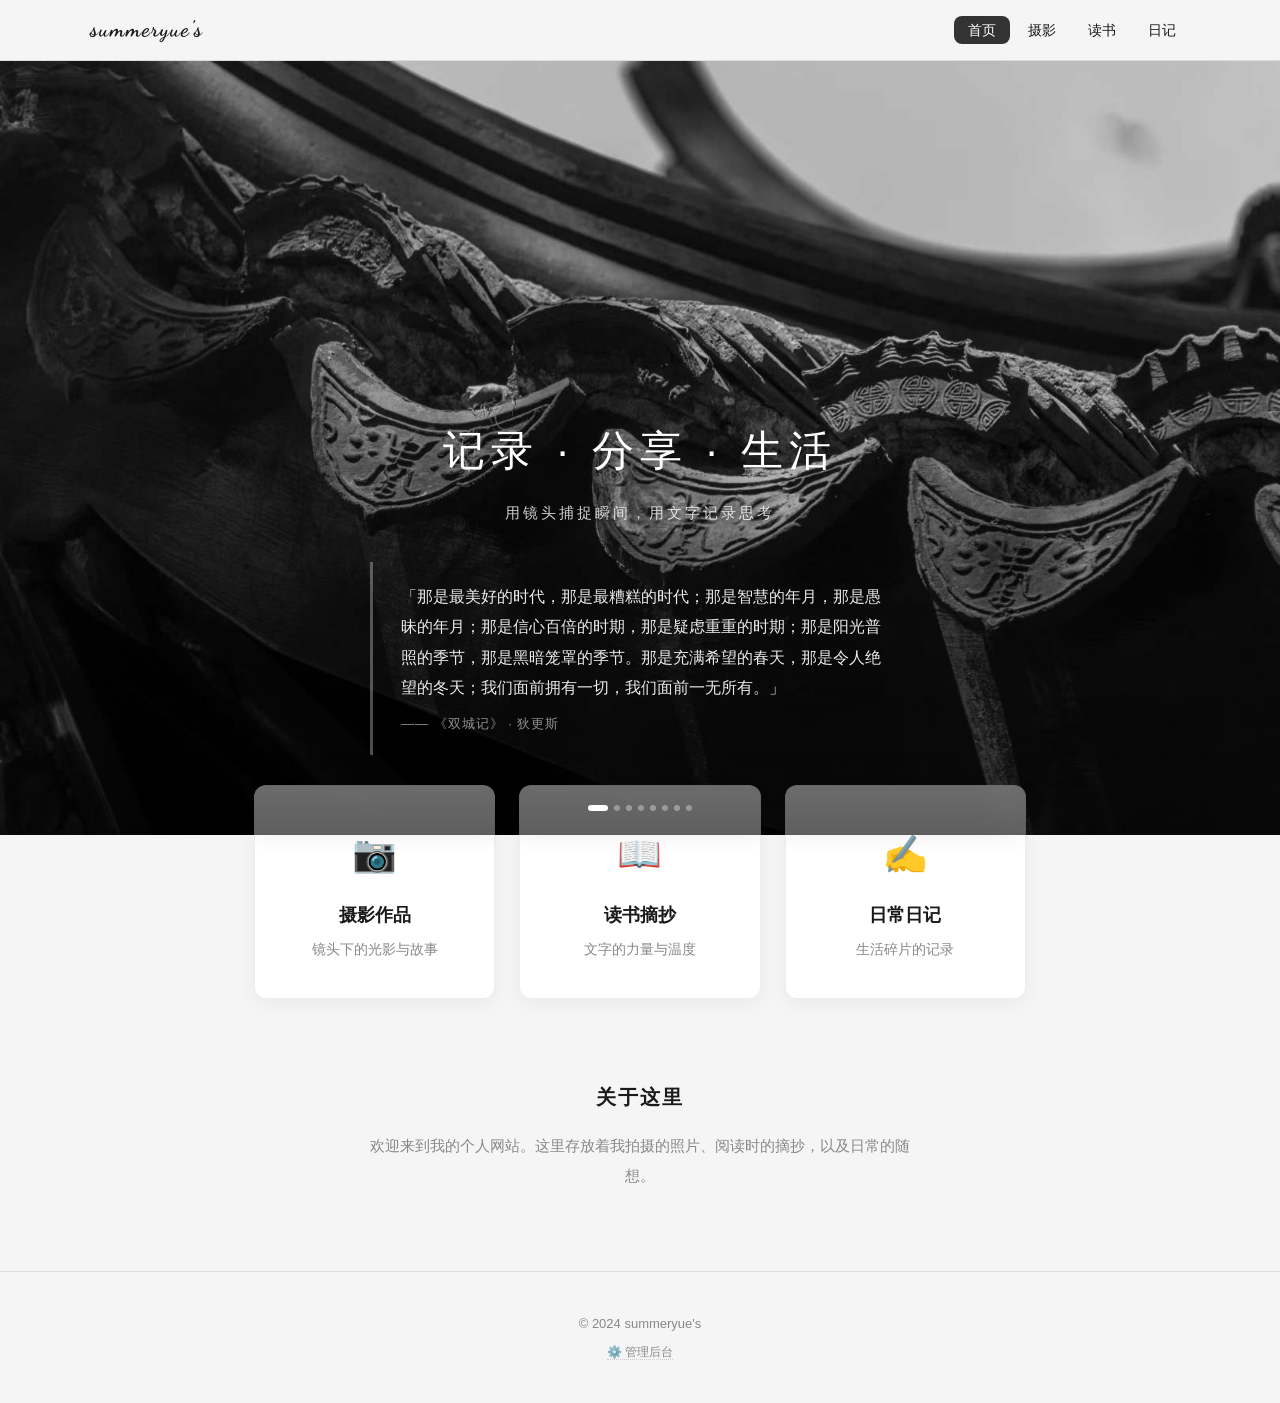
<file: index.html>
<!DOCTYPE html>
<html lang="zh-CN">
<head>
  <meta charset="UTF-8">
  <meta name="viewport" content="width=device-width, initial-scale=1.0">
  <title>首页 - 我的个人网站</title>
  <link rel="stylesheet" href="css/style.css">
  <!-- Netlify Identity Widget（用于管理后台登录） -->
  <script src="https://identity.netlify.com/v1/netlify-identity-widget.js"></script>
</head>
<body class="page-enter">

<nav>
  <div class="nav-inner">
    <div class="nav-logo">summeryue's</div>
    <ul class="nav-links">
      <li><a href="index.html">首页</a></li>
      <li><a href="gallery.html">摄影</a></li>
      <li><a href="books.html">读书</a></li>
      <li><a href="diary.html">日记</a></li>
    </ul>
  </div>
</nav>

<main>

  <!-- ==========================================
       照片轮播 Hero
       ========================================== -->
  <section class="hero-slideshow" id="heroSlideshow">
    <!-- 轮播图片容器 -->
    <div class="slideshow-inner" id="slideshowInner"></div>

    <!-- 渐变遮罩 -->
    <div class="slideshow-overlay"></div>

    <!-- 前景内容 -->
    <div class="slideshow-content">
      <h1>记录 · 分享 · 生活</h1>
      <p class="tagline">用镜头捕捉瞬间，用文字记录思考</p>

      <!-- 每日名言 -->
      <div class="daily-quote" id="dailyQuote" style="display:none;">
        <blockquote id="quoteText"></blockquote>
        <cite id="quoteSource"></cite>
      </div>
    </div>

    <!-- 轮播导航点 -->
    <div class="slideshow-nav" id="slideshowNav"></div>
  </section>

  <!-- ==========================================
       三个功能入口
       ========================================== -->
  <div class="home-cards">
    <a href="gallery.html" class="home-card reveal reveal-d1">
      <span class="icon">📷</span>
      <h3>摄影作品</h3>
      <p>镜头下的光影与故事</p>
    </a>
    <a href="books.html" class="home-card reveal reveal-d2">
      <span class="icon">📖</span>
      <h3>读书摘抄</h3>
      <p>文字的力量与温度</p>
    </a>
    <a href="diary.html" class="home-card reveal reveal-d3">
      <span class="icon">✍️</span>
      <h3>日常日记</h3>
      <p>生活碎片的记录</p>
    </a>
  </div>

  <!-- ==========================================
       关于
       ========================================== -->
  <section class="about-section reveal">
    <h2>关于这里</h2>
    <p>欢迎来到我的个人网站。这里存放着我拍摄的照片、阅读时的摘抄，以及日常的随想。</p>
  </section>

</main>

<footer>
  <p>&copy; 2024 summeryue's</p>
  <p style="margin-top:6px; font-size:12px;">
    <a href="/admin" target="_blank" style="color:#888; text-decoration:none; border-bottom:1px dotted #ccc;">⚙️ 管理后台</a>
  </p>
</footer>

<script src="js/app.js"></script>
<script>
// =============================================
// 首页动态：照片轮播 + 每日名言
// =============================================

// --- 图片路径处理（与 gallery.html 保持一致） ---
function imgPath(file) {
  if (!file) return '';
  if (file.startsWith('photos/') || file.startsWith('/photos/') || file.startsWith('http')) return file;
  return 'photos/' + file;
}

// --- 照片轮播 ---
(function () {
  var inner = document.getElementById('slideshowInner');
  var nav = document.getElementById('slideshowNav');
  var slides = [];
  var current = 0;
  var timer = null;

  function startSlideshow(photos) {
    // 打乱顺序，最多选 8 张
    var shuffled = photos.slice().sort(function () { return Math.random() - 0.5; });
    var selected = shuffled.slice(0, Math.min(8, shuffled.length));
    if (selected.length === 0) return;

    selected.forEach(function (photo, i) {
      var div = document.createElement('div');
      div.className = 'slide' + (i === 0 ? ' active' : '');
      div.innerHTML = '<img src="' + imgPath(photo.file) + '" alt="' + photo.title + '" onerror="this.parentElement.remove()">';
      inner.appendChild(div);
      slides.push(div);

      var dot = document.createElement('span');
      dot.className = 'dot' + (i === 0 ? ' active' : '');
      dot.addEventListener('click', function () { goTo(parseInt(this.dataset.index)); });
      dot.dataset.index = i;
      nav.appendChild(dot);
    });

    if (slides.length > 1) timer = setInterval(nextSlide, 5000);
  }

  function goTo(index) {
    if (index === current || index < 0 || index >= slides.length) return;
    slides[current].classList.remove('active');
    nav.children[current].classList.remove('active');
    current = index;
    slides[current].classList.add('active');
    nav.children[current].classList.add('active');
    clearInterval(timer);
    timer = setInterval(nextSlide, 5000);
  }

  function nextSlide() {
    goTo((current + 1) % slides.length);
  }

  fetch('data/photos.json')
    .then(function (r) { return r.json(); })
    .then(function (data) {
      var entries = data.entries || [];
      if (entries.length > 0) startSlideshow(entries);
    })
    .catch(function () {});
})();

// --- 每日名言 ---
(function () {
  var quoteText = document.getElementById('quoteText');
  var quoteSource = document.getElementById('quoteSource');
  var quoteBox = document.getElementById('dailyQuote');

  fetch('data/books.json')
    .then(function (r) { return r.json(); })
    .then(function (data) {
      var entries = data.entries || [];
      if (entries.length === 0) return;

      // 用当天日期做哈希，每天看到同一句
      var dateStr = new Date().toDateString();
      var hash = 0;
      for (var i = 0; i < dateStr.length; i++) {
        hash = ((hash << 5) - hash) + dateStr.charCodeAt(i);
        hash |= 0;
      }
      var book = entries[Math.abs(hash) % entries.length];
      var firstLine = book.notes.split('\n')[0];

      quoteText.textContent = '「' + firstLine + '」';
      quoteSource.textContent = '—— 《' + book.title + '》' + (book.author ? ' · ' + book.author : '');
      quoteBox.style.display = 'block';
    })
    .catch(function () {});
})();
</script>

</body>
</html>
</file>
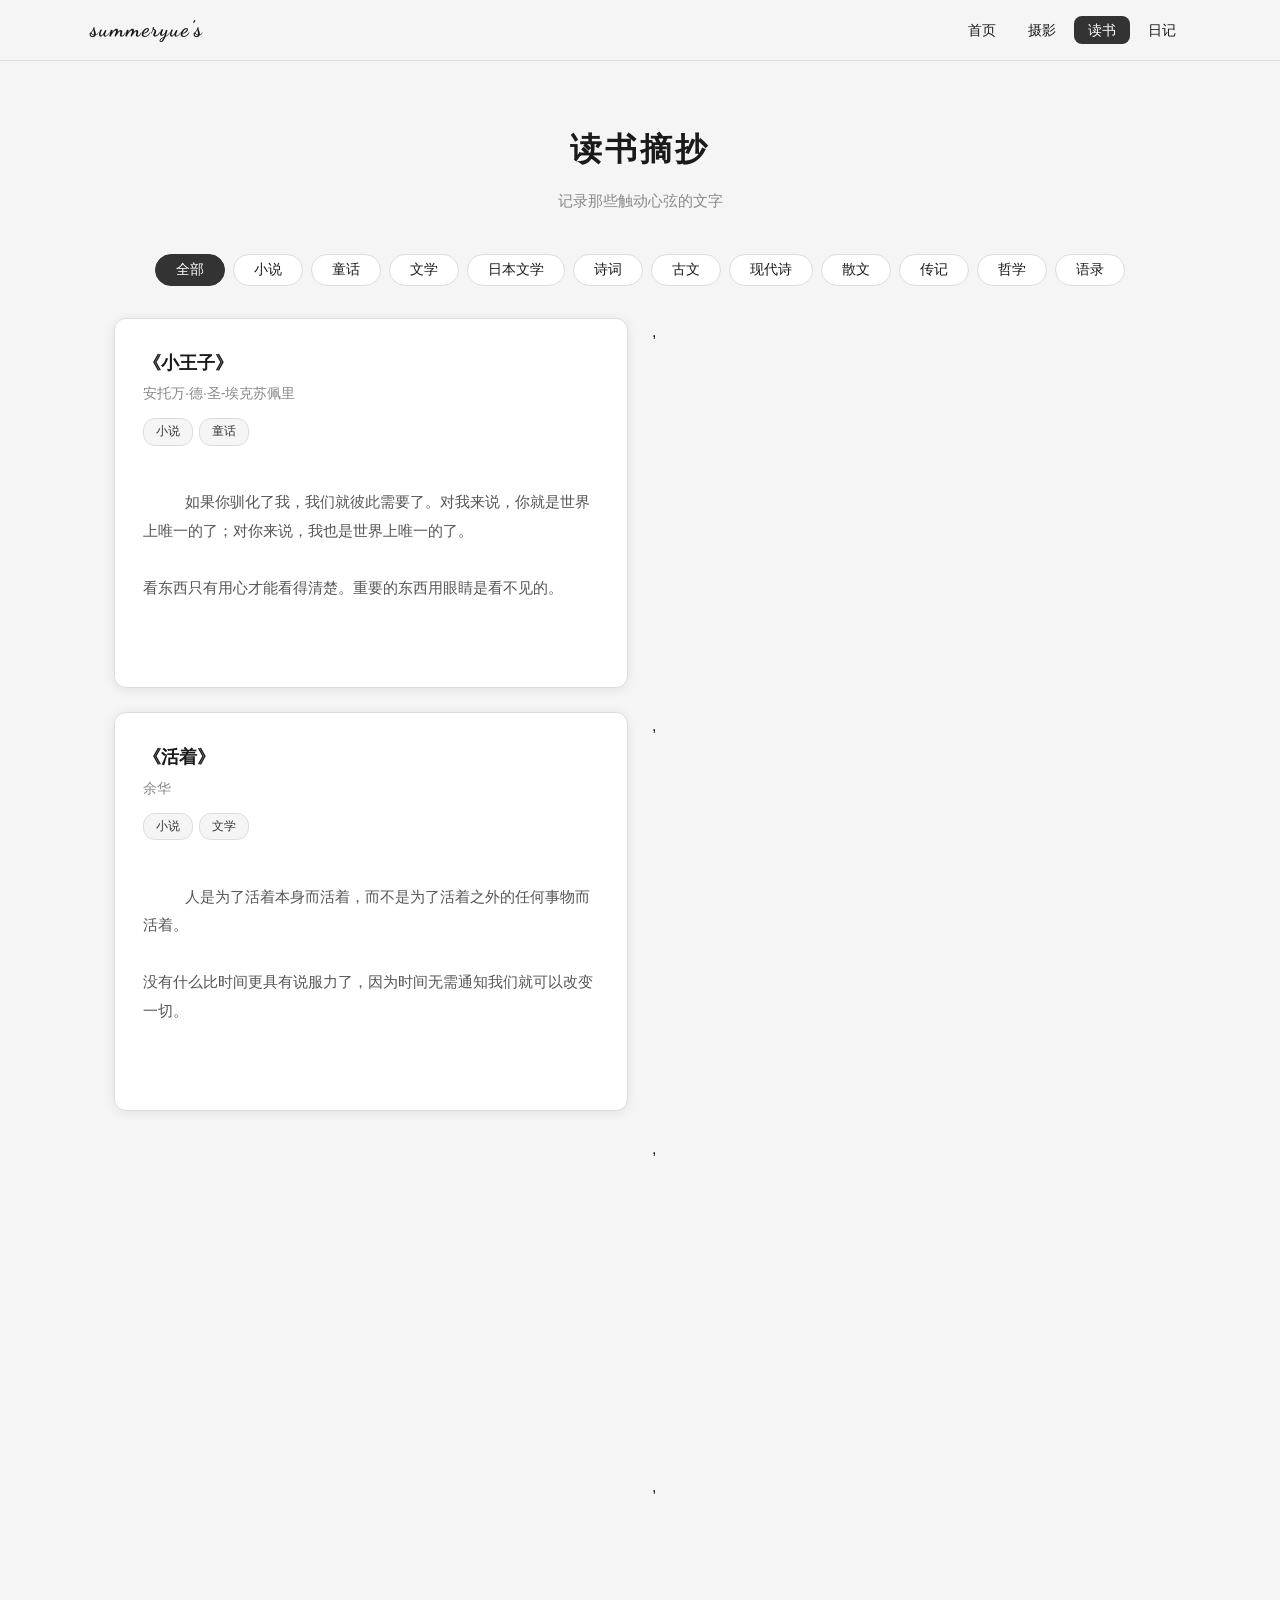
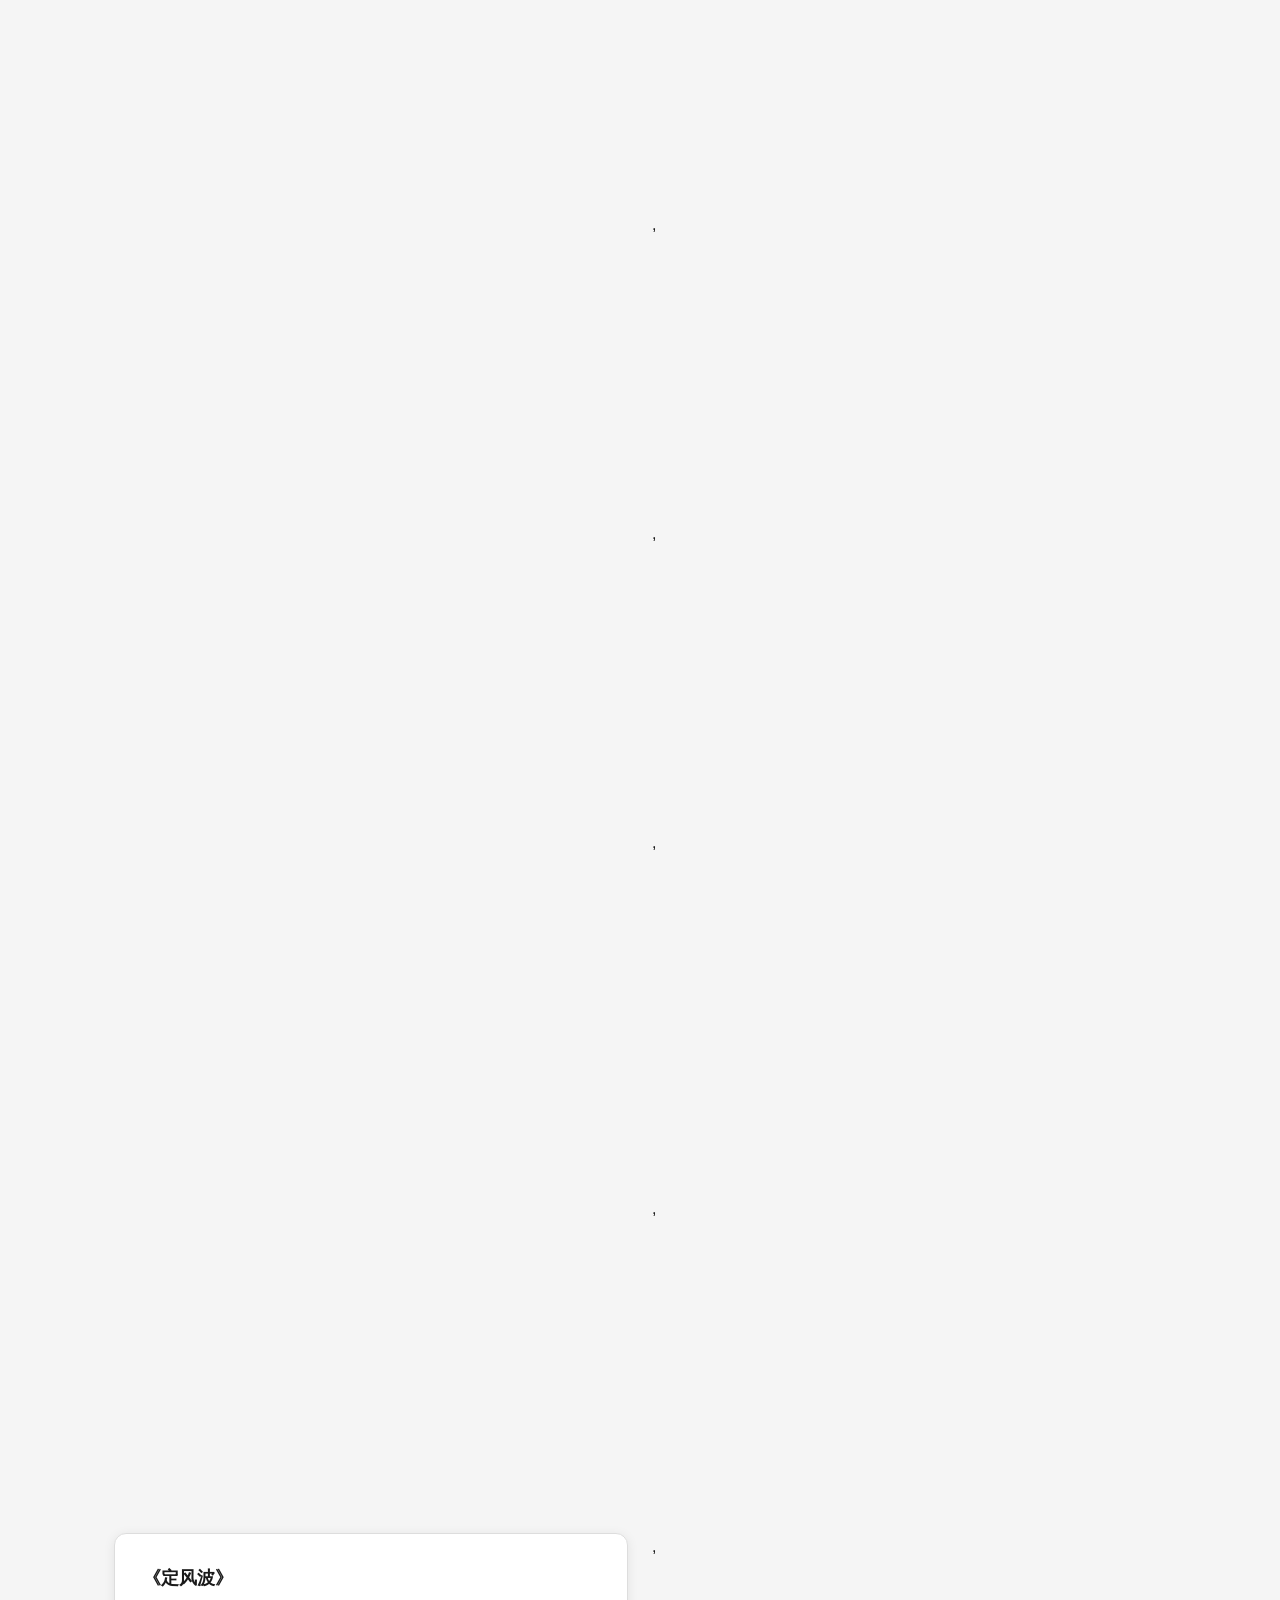
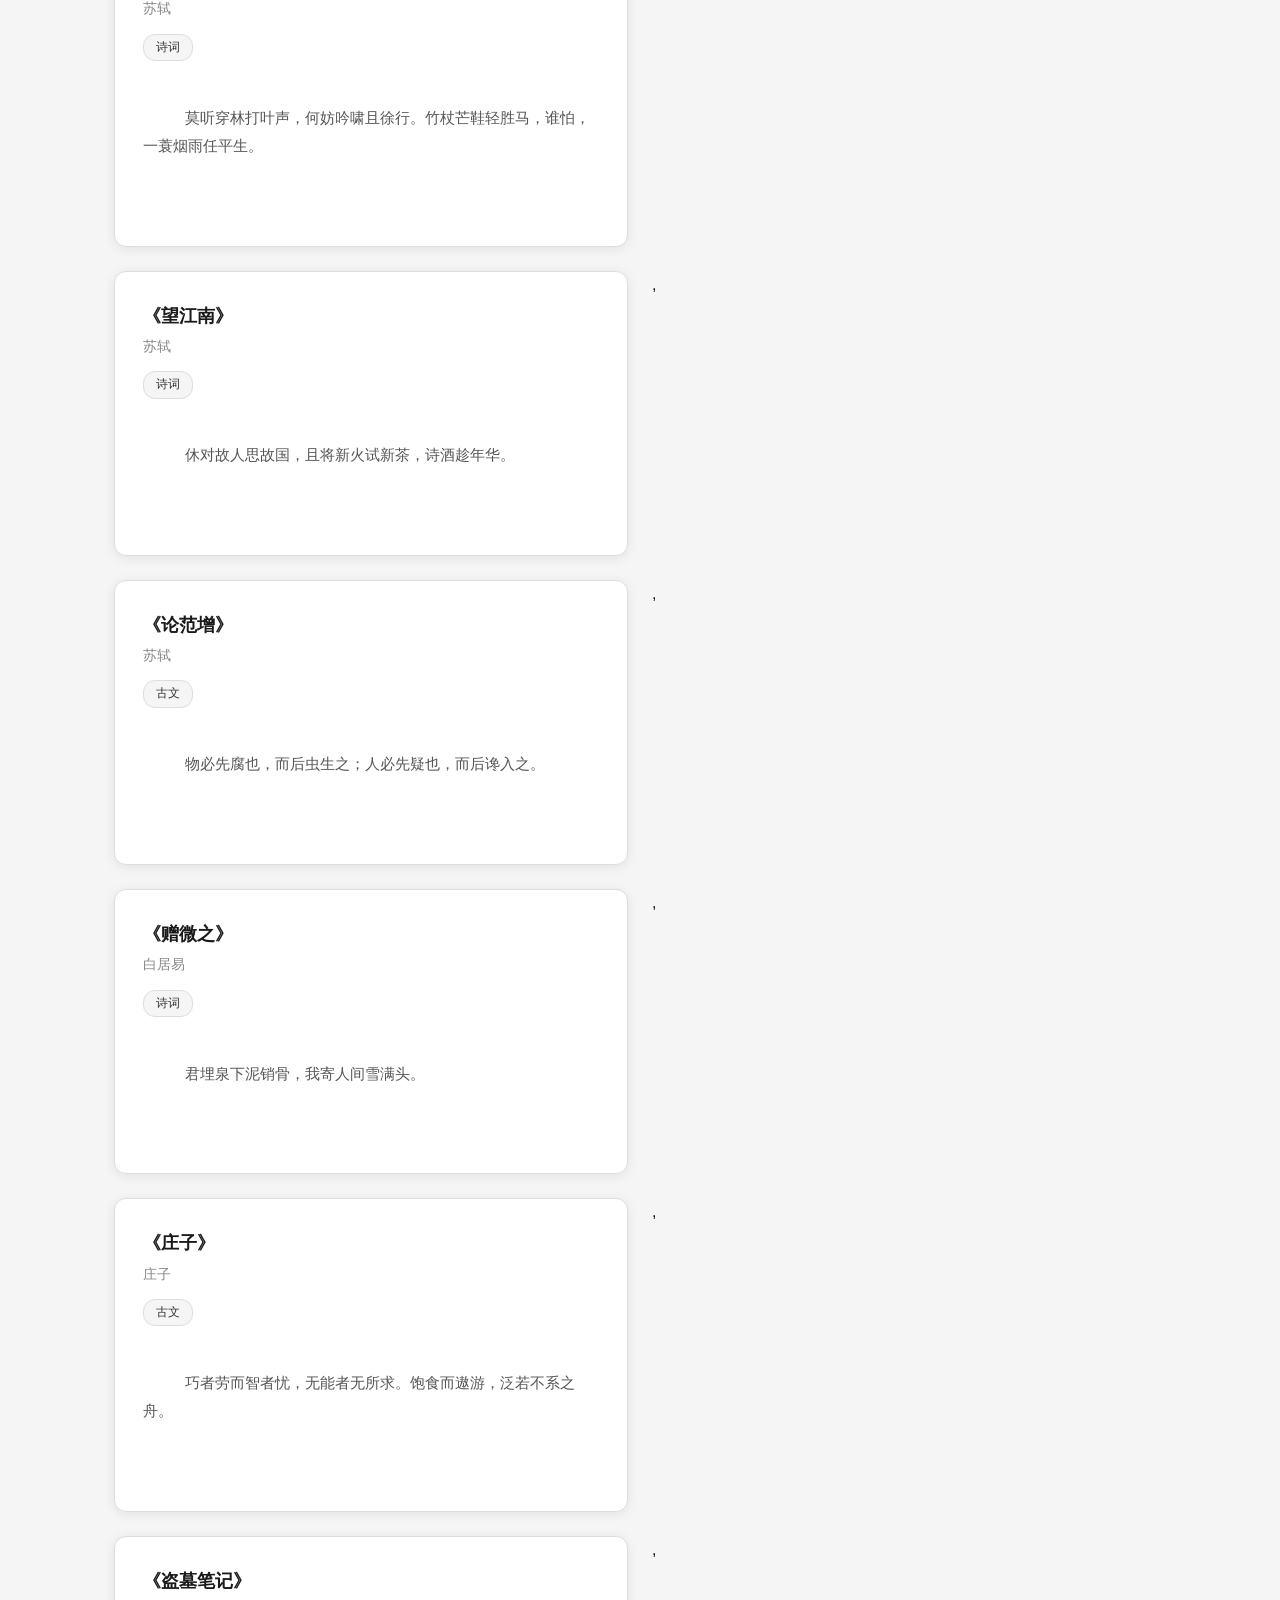
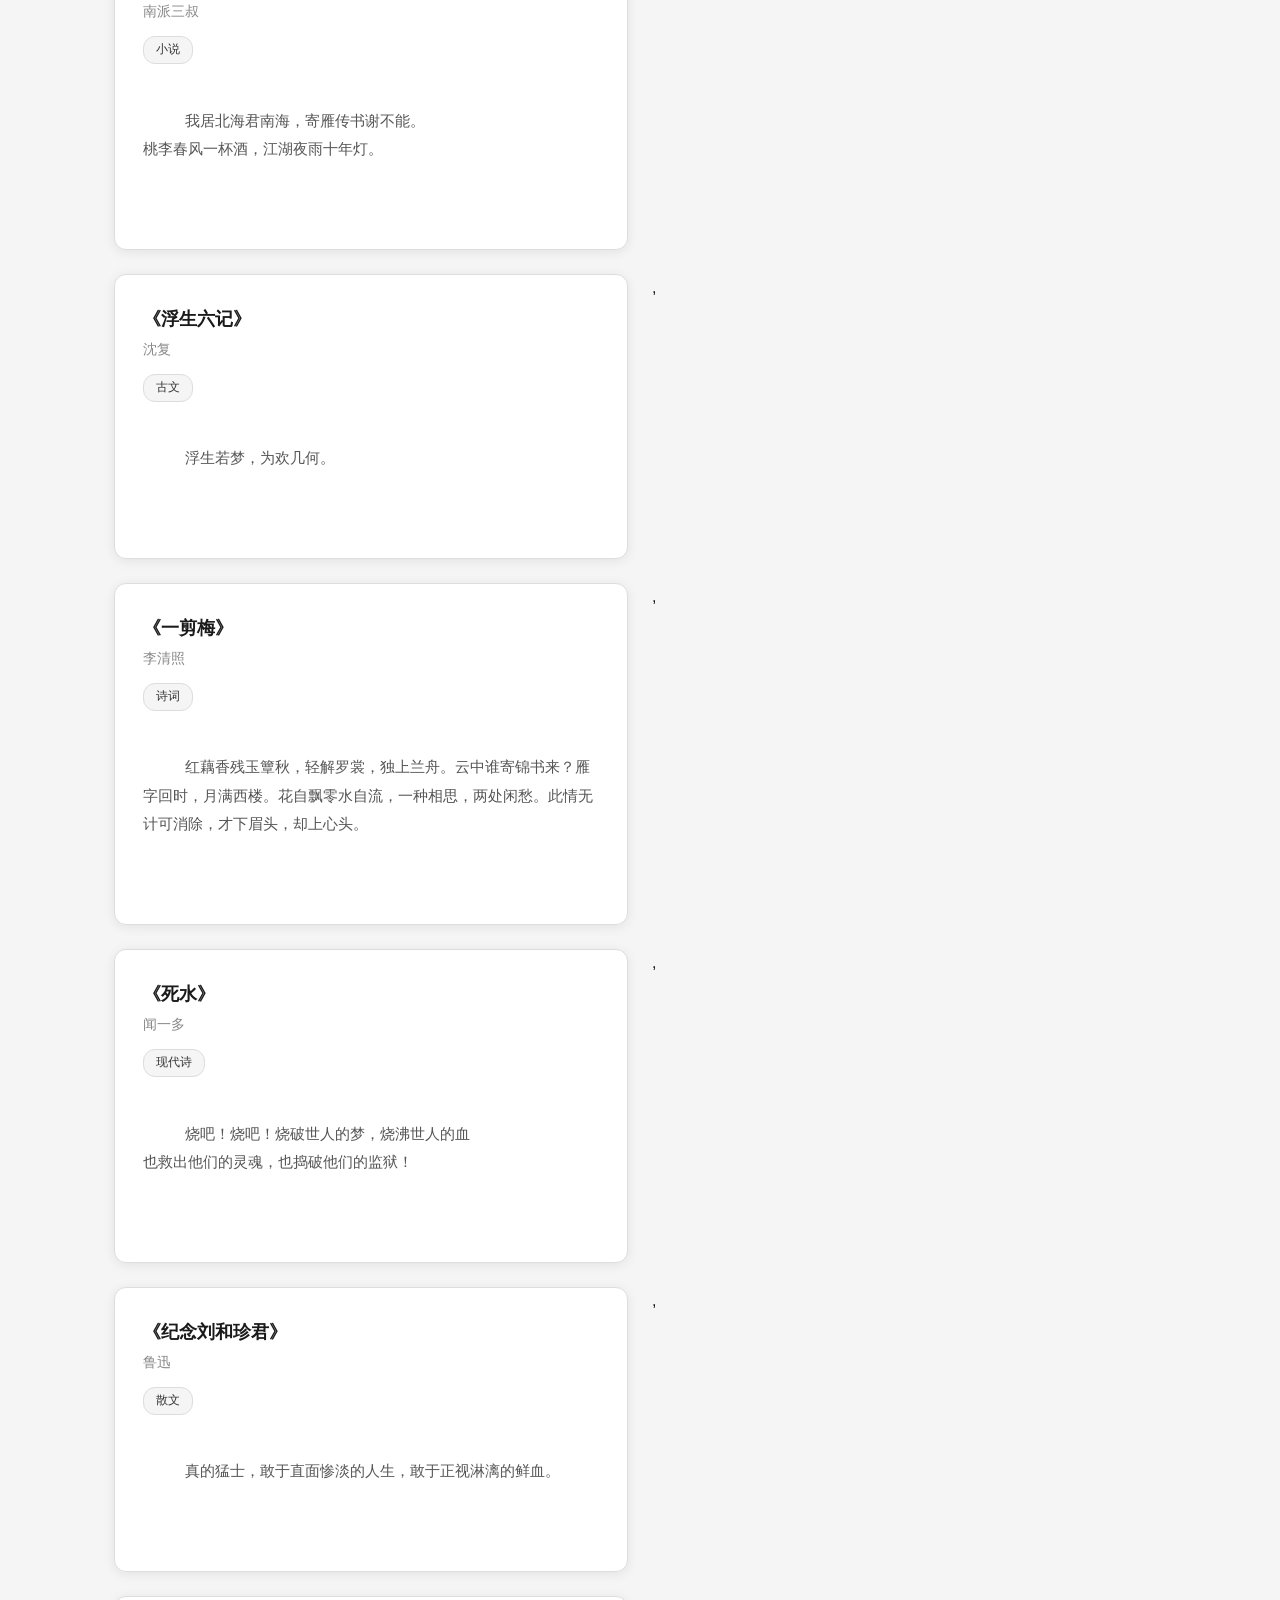
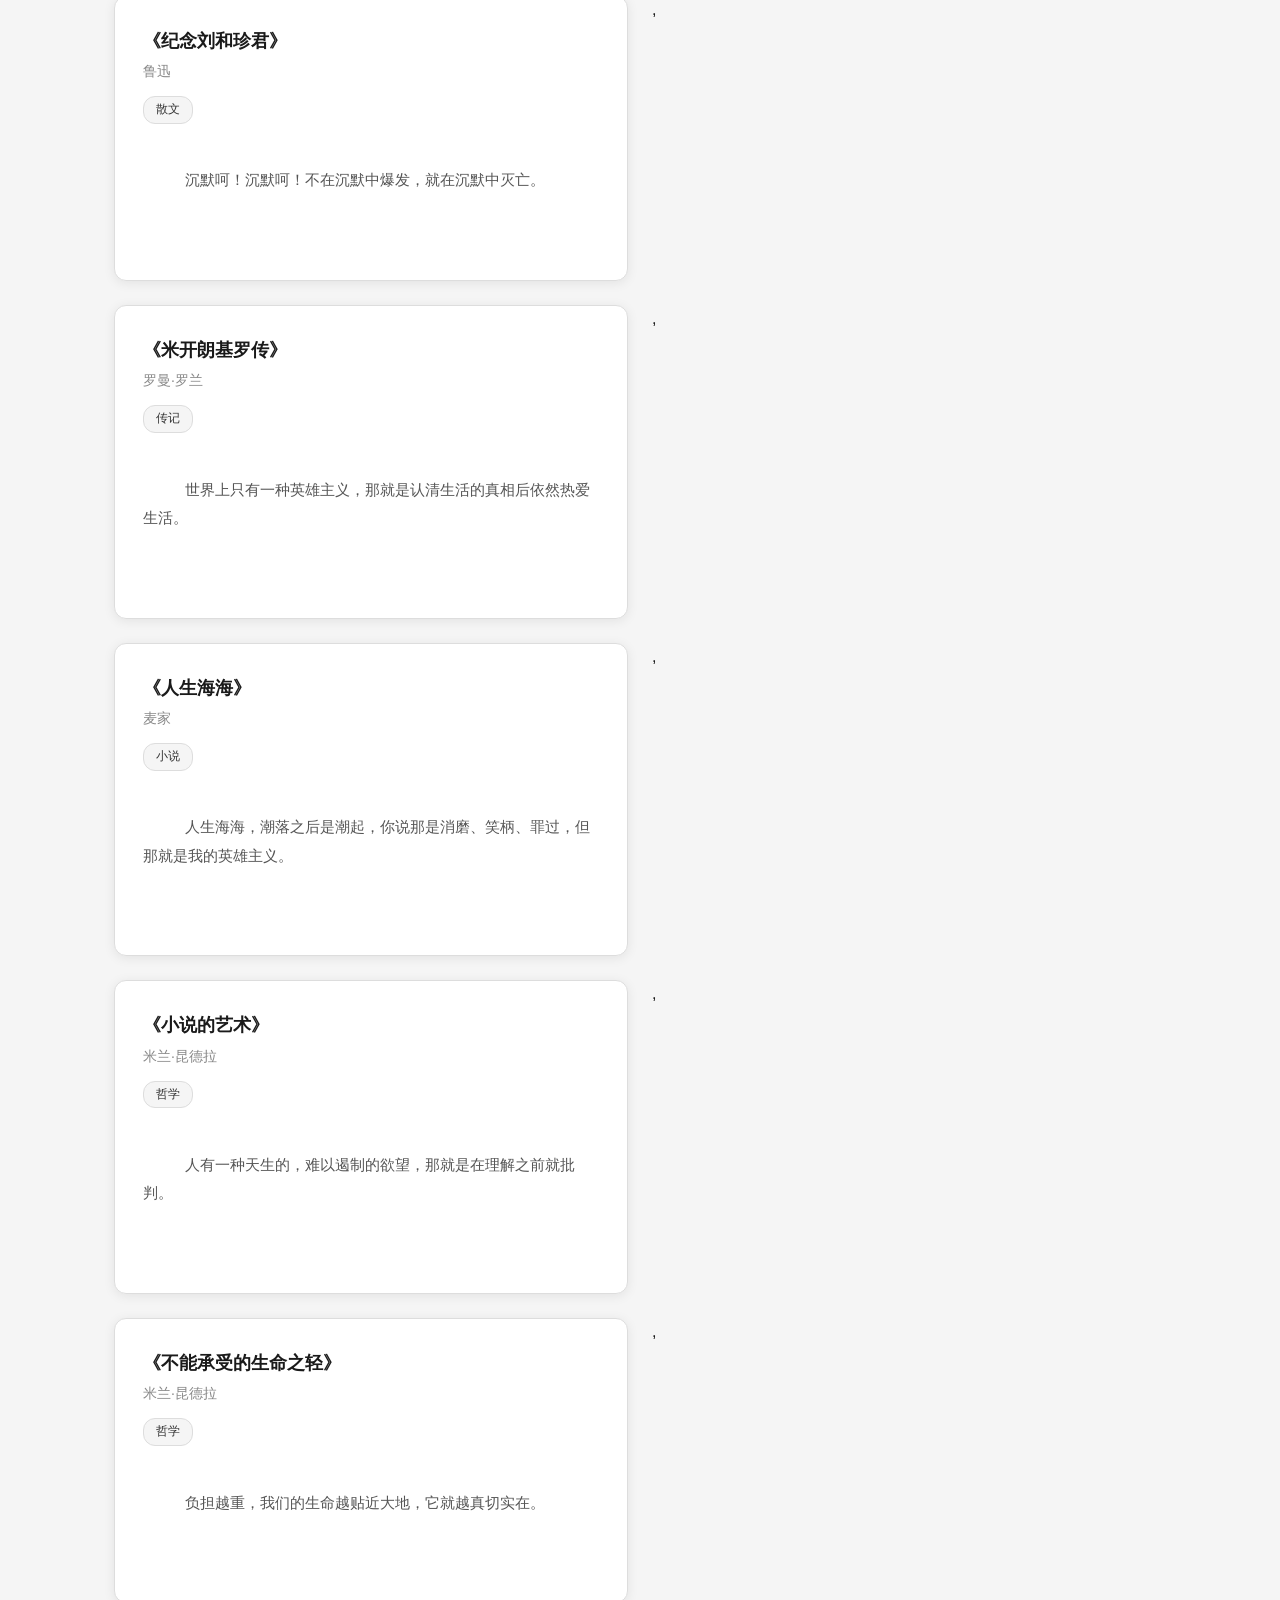
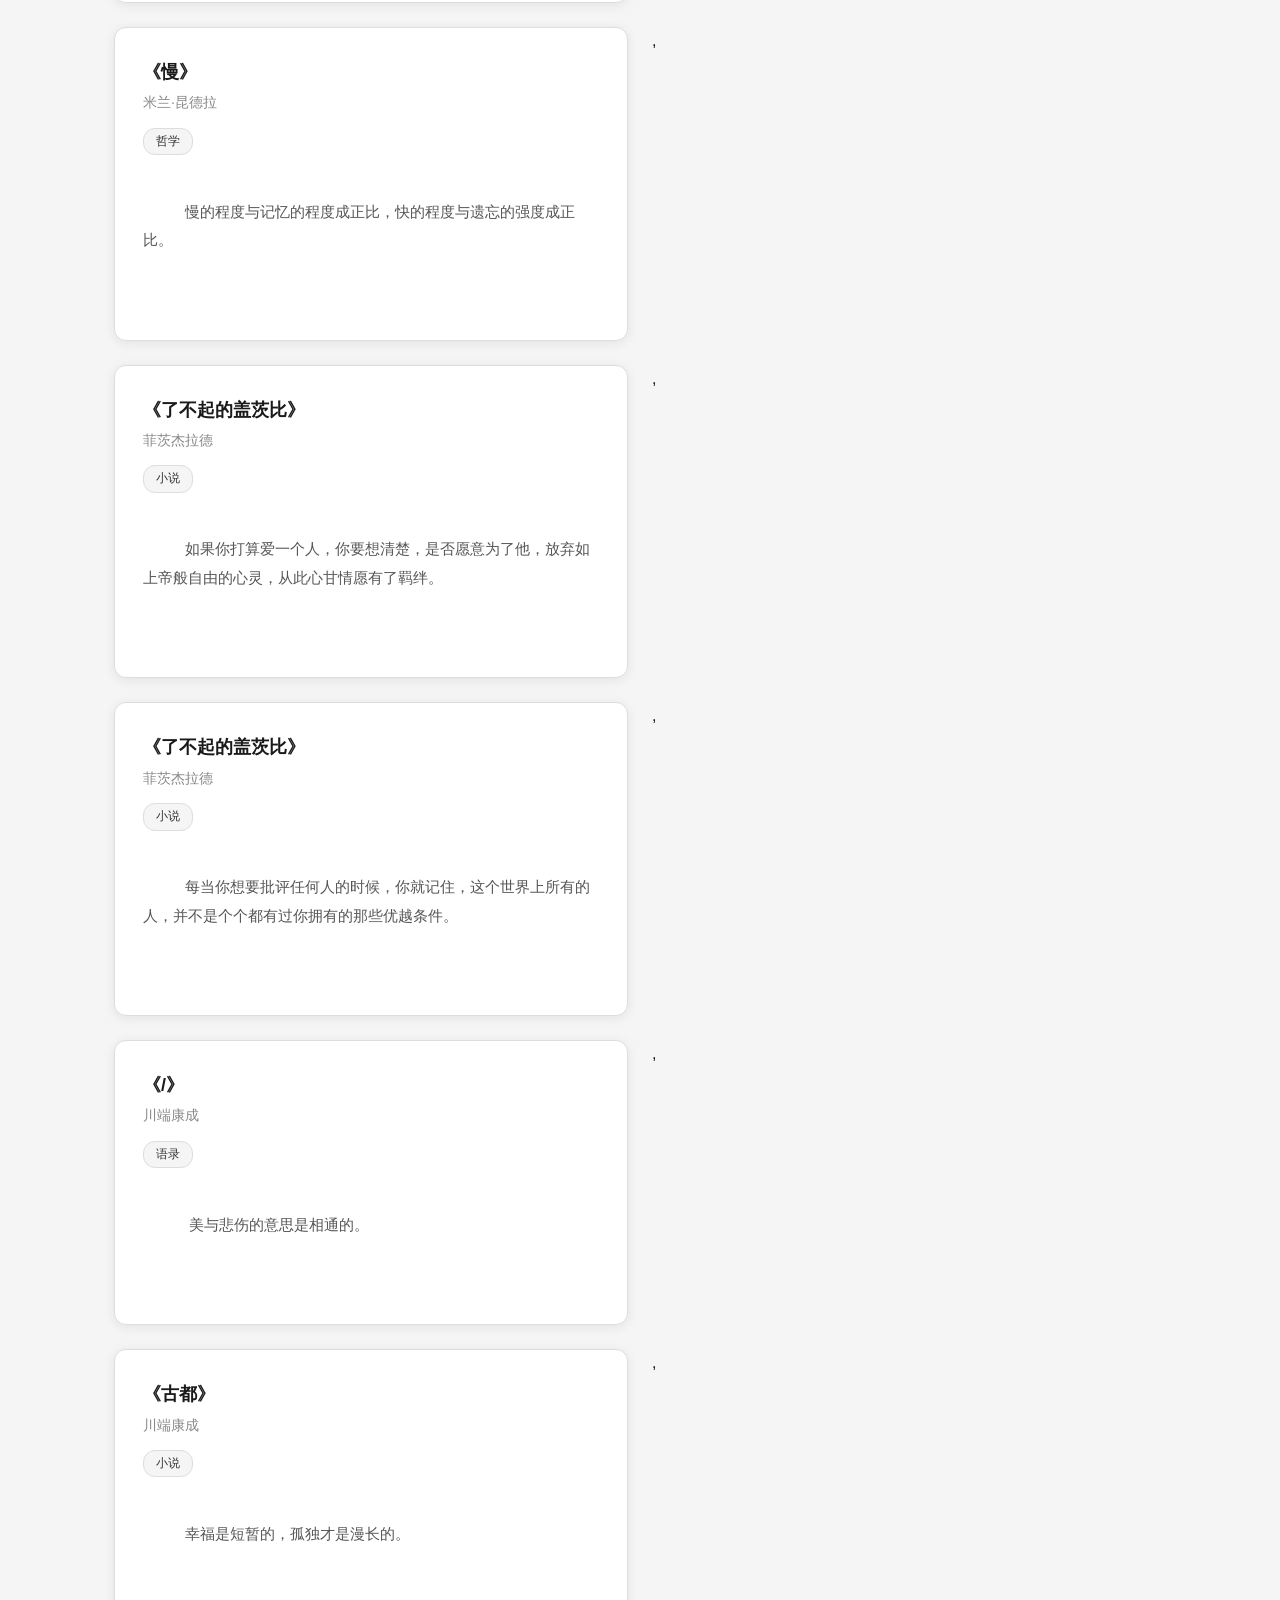
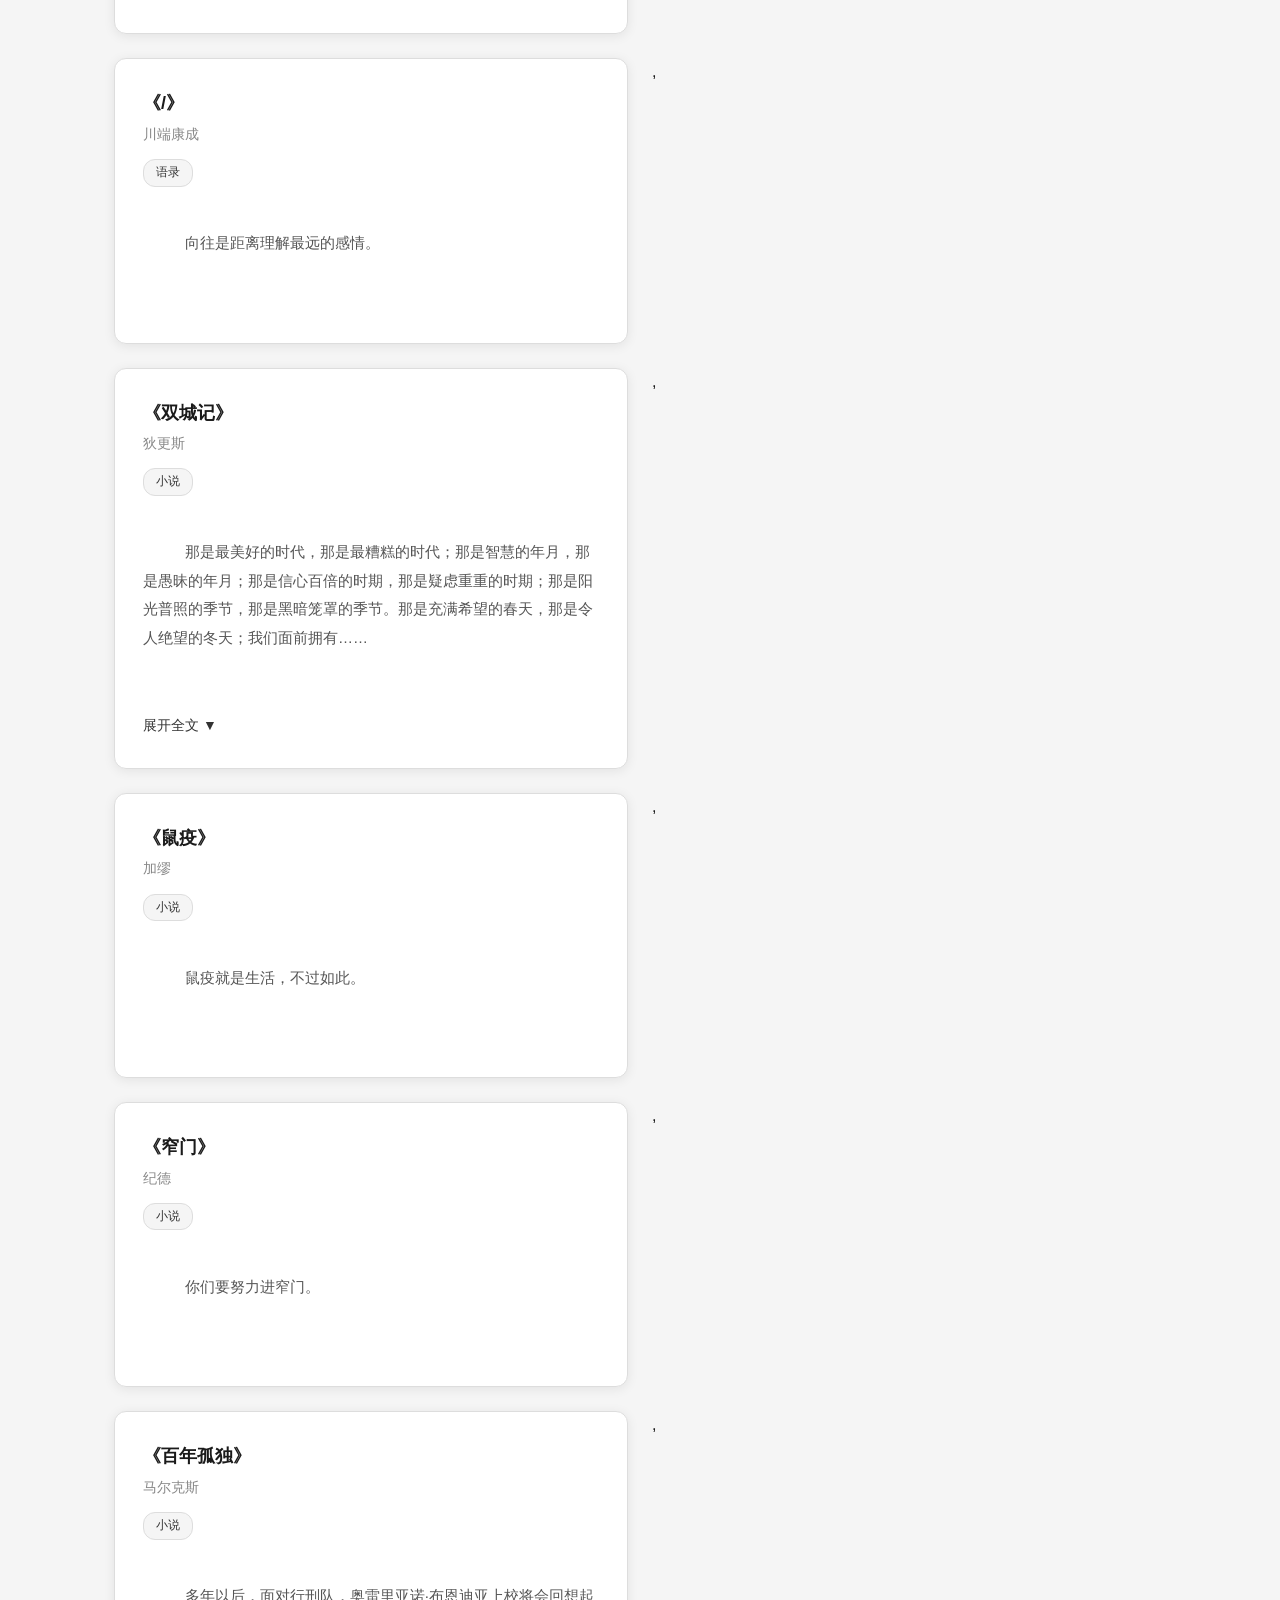
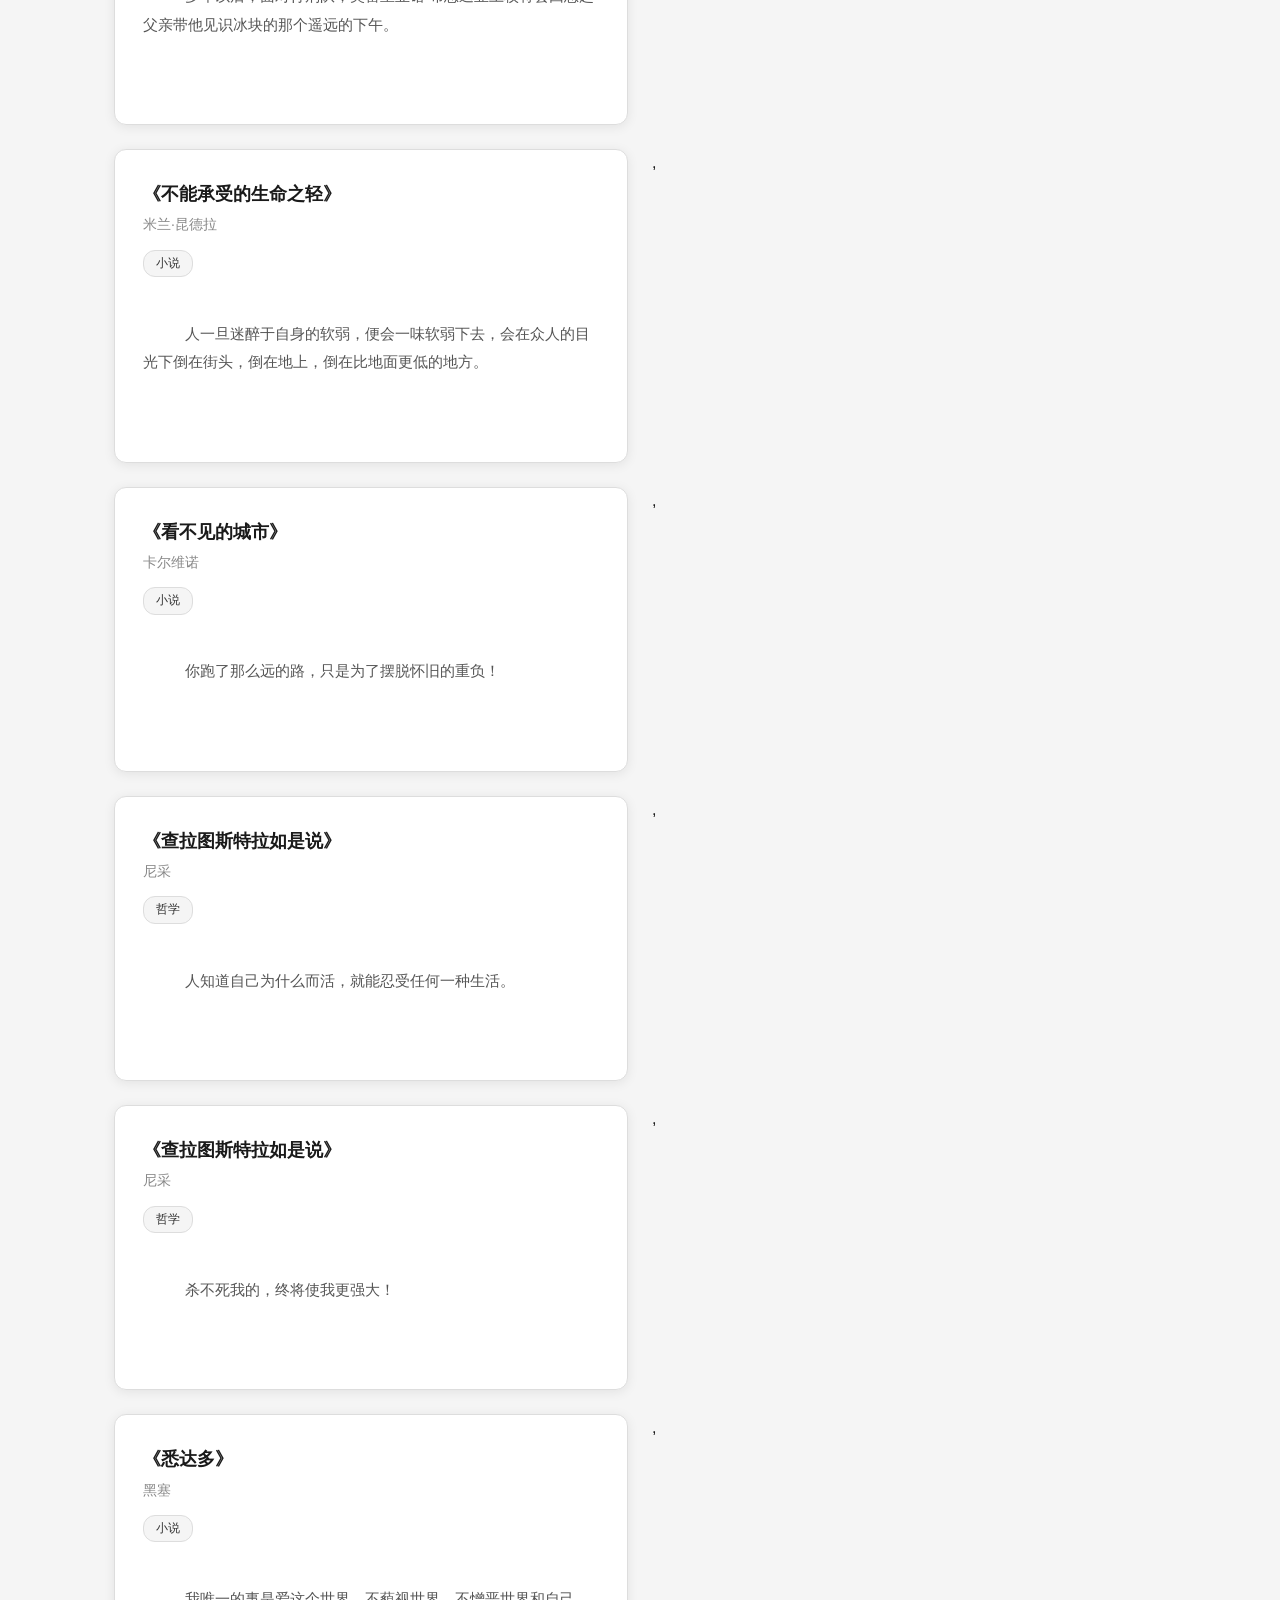
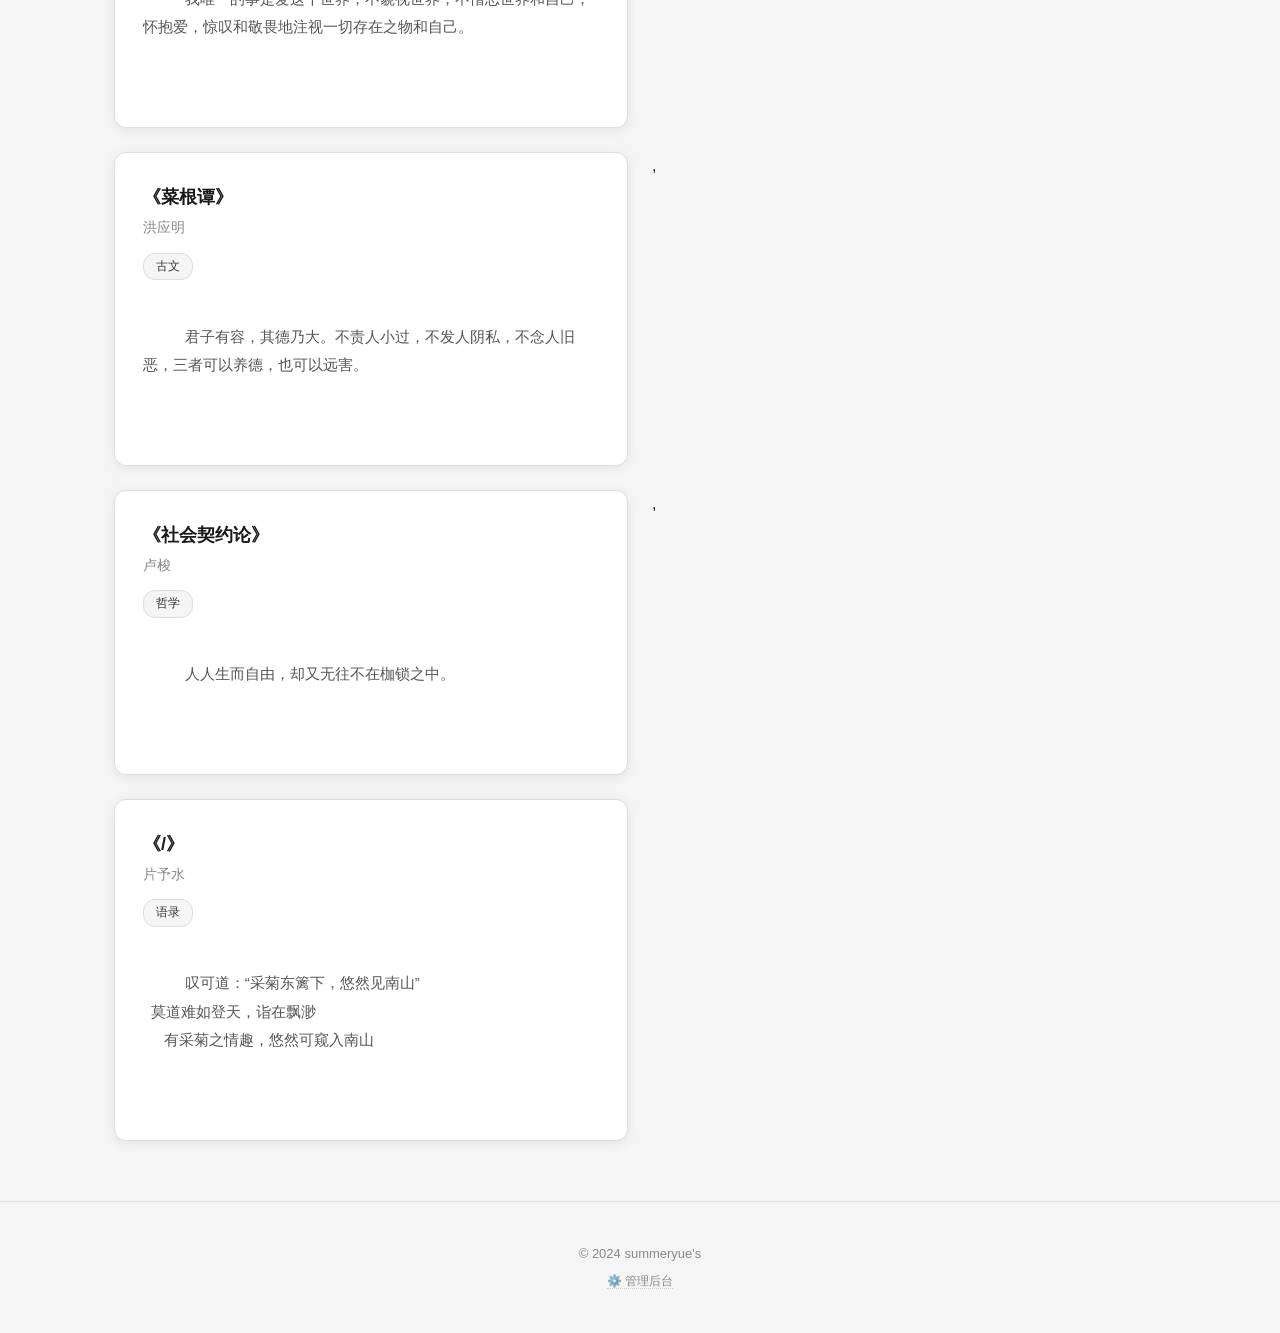
<file: books.html>
<!DOCTYPE html>
<html lang="zh-CN">
<head>
  <meta charset="UTF-8">
  <meta name="viewport" content="width=device-width, initial-scale=1.0">
  <title>读书摘抄 - 我的个人网站</title>
  <link rel="stylesheet" href="css/style.css">
</head>
<body>

<nav>
  <div class="nav-inner">
    <div class="nav-logo">summeryue's</div>
    <ul class="nav-links">
      <li><a href="index.html">首页</a></li>
      <li><a href="gallery.html">摄影</a></li>
      <li><a href="books.html" class="active">读书</a></li>
      <li><a href="diary.html">日记</a></li>
    </ul>
  </div>
</nav>

<main>
  <section class="page-header fade-in">
    <h1>读书摘抄</h1>
    <p>记录那些触动心弦的文字</p>
  </section>

  <div class="container">
    <div class="filters" id="tagFilters"></div>
    <div class="books-grid" id="booksGrid"></div>
    <div class="empty-state" id="bookEmpty" style="display:none;">
      <p>📖 还没有读书摘抄，去管理后台添加吧</p>
    </div>
  </div>
</main>

<footer>
  <p>&copy; 2024 summeryue's</p>
  <p style="margin-top:6px; font-size:12px;">
    <a href="/admin" target="_blank" style="color:#888; text-decoration:none; border-bottom:1px dotted #ccc;">⚙️ 管理后台</a>
  </p>
</footer>

<script>
// ============================================
// 摘抄页逻辑 — 从 JSON 加载数据
// ============================================

const booksGrid = document.getElementById('booksGrid');
const tagFilters = document.getElementById('tagFilters');
const bookEmpty = document.getElementById('bookEmpty');

let filteredBooks = [];
let books = [];

function getAllTags() {
  const tags = new Set();
  books.forEach(b => b.tags.forEach(t => tags.add(t)));
  return ['全部', ...Array.from(tags)];
}

function renderTagFilters() {
  const allTags = getAllTags();
  tagFilters.innerHTML = allTags.map(tag =>
    `<button class="filter-btn${tag === '全部' ? ' active' : ''}" data-tag="${tag}">${tag}</button>`
  ).join('');
  tagFilters.querySelectorAll('.filter-btn').forEach(btn => {
    btn.addEventListener('click', () => {
      tagFilters.querySelectorAll('.filter-btn').forEach(b => b.classList.remove('active'));
      btn.classList.add('active');
      filterBooks(btn.dataset.tag);
    });
  });
}

function filterBooks(tag) {
  filteredBooks = tag === '全部' ? [...books] : books.filter(b => b.tags.includes(tag));
  renderBooks();
}

function renderBooks() {
  if (filteredBooks.length === 0) {
    booksGrid.innerHTML = '';
    bookEmpty.style.display = 'block';
    return;
  }
  bookEmpty.style.display = 'none';
  booksGrid.innerHTML = filteredBooks.map((book, idx) => {
    const isLong = book.notes.length > 100;
    const preview = isLong ? book.notes.slice(0, 100) + '……' : book.notes;
    return `
      <div class="book-card fade-in">
        <h3>《${book.title}》</h3>
        <p class="book-author">${book.author}</p>
        <div class="tags">
          ${book.tags.map(t => `<span class="tag">${t}</span>`).join('')}
        </div>
        <div class="content">
          <span class="preview-text">${preview}</span>
          ${isLong ? `<span class="full-text" style="display:none">${book.notes}</span>` : ''}
        </div>
        ${isLong ? `<button class="toggle-btn" onclick="toggleBook(this)">展开全文 ▼</button>` : ''}
      </div>
    `;
  });
}

function toggleBook(btn) {
  const card = btn.parentElement;
  const preview = card.querySelector('.preview-text');
  const full = card.querySelector('.full-text');
  if (full.style.display === 'none') {
    preview.style.display = 'none';
    full.style.display = 'inline';
    btn.textContent = '收起 ▲';
  } else {
    preview.style.display = 'inline';
    full.style.display = 'none';
    btn.textContent = '展开全文 ▼';
  }
}

// 加载数据
fetch('data/books.json')
  .then(r => r.json())
  .then(data => {
    books = data.entries || [];
    renderTagFilters();
    filterBooks('全部');
  })
  .catch(() => { bookEmpty.style.display = 'block'; });
</script>

<script src="js/app.js"></script>

</body>
</html>
</file>
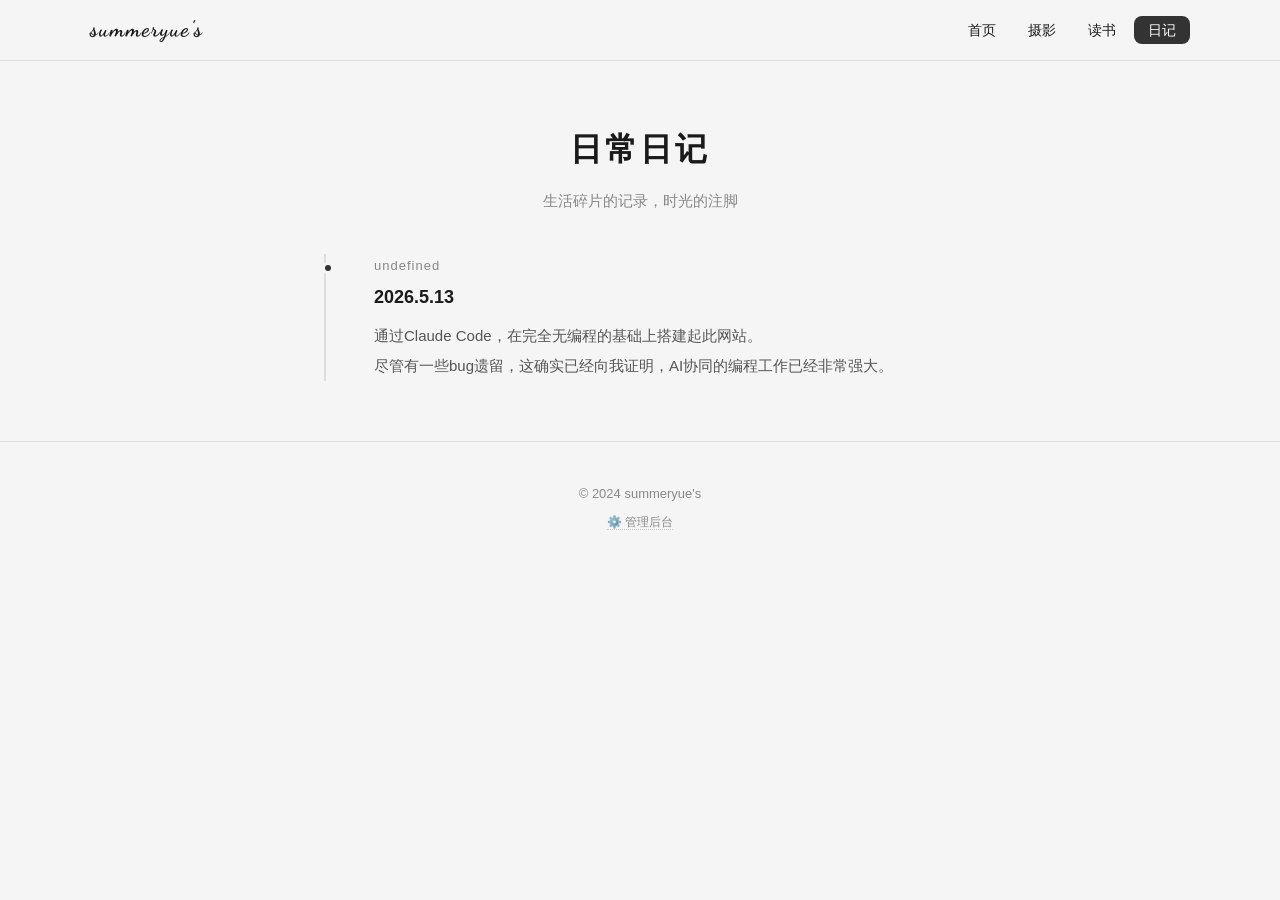
<file: diary.html>
<!DOCTYPE html>
<html lang="zh-CN">
<head>
  <meta charset="UTF-8">
  <meta name="viewport" content="width=device-width, initial-scale=1.0">
  <title>日常日记 - 我的个人网站</title>
  <link rel="stylesheet" href="css/style.css">
</head>
<body>

<nav>
  <div class="nav-inner">
    <div class="nav-logo">summeryue's</div>
    <ul class="nav-links">
      <li><a href="index.html">首页</a></li>
      <li><a href="gallery.html">摄影</a></li>
      <li><a href="books.html">读书</a></li>
      <li><a href="diary.html" class="active">日记</a></li>
    </ul>
  </div>
</nav>

<main>
  <section class="page-header fade-in">
    <h1>日常日记</h1>
    <p>生活碎片的记录，时光的注脚</p>
  </section>

  <div class="container">
    <div class="timeline" id="timeline"></div>
    <div class="empty-state" id="diaryEmpty" style="display:none;">
      <p>✍️ 还没有日记，去管理后台添加吧</p>
    </div>
  </div>
</main>

<footer>
  <p>&copy; 2024 summeryue's</p>
  <p style="margin-top:6px; font-size:12px;">
    <a href="/admin" target="_blank" style="color:#888; text-decoration:none; border-bottom:1px dotted #ccc;">⚙️ 管理后台</a>
  </p>
</footer>

<script>
// ============================================
// 日记页逻辑 — 从 JSON 加载数据
// ============================================

const timeline = document.getElementById('timeline');
const diaryEmpty = document.getElementById('diaryEmpty');
let diary = [];

function renderDiary() {
  if (diary.length === 0) {
    timeline.innerHTML = '';
    diaryEmpty.style.display = 'block';
    return;
  }
  diaryEmpty.style.display = 'none';
  const sorted = [...diary].sort((a, b) => b.date.localeCompare(a.date));
  timeline.innerHTML = sorted.map(entry => `
    <div class="timeline-item fade-in">
      <div class="timeline-date">${entry.date}</div>
      <h3>${entry.title}</h3>
      <div class="content">${entry.content}</div>
    </div>
  `).join('');
}

fetch('data/diary.json')
  .then(r => r.json())
  .then(data => {
    diary = data.entries || [];
    renderDiary();
  })
  .catch(() => { diaryEmpty.style.display = 'block'; });
</script>

<script src="js/app.js"></script>

</body>
</html>
</file>
<file: css/style.css>
/* ============================================
   style.css - 个人网站样式文件
   不需要修改这个文件，除非你想调整外观
   ============================================ */

@import url('https://fonts.googleapis.com/css2?family=Dancing+Script:wght@500;700&display=swap');

/* --- 基础重置 --- */
*, *::before, *::after {
  margin: 0;
  padding: 0;
  box-sizing: border-box;
}

:root {
  --bg: #f5f5f5;
  --bg-card: #ffffff;
  --text: #1a1a1a;
  --text-light: #888888;
  --accent: #333333;
  --accent-hover: #000000;
  --border: #dddddd;
  --shadow: rgba(0,0,0,0.08);
  --radius: 12px;
}

body {
  font-family: -apple-system, BlinkMacSystemFont, "PingFang SC", "Microsoft YaHei", "Noto Sans CJK SC", sans-serif;
  background-color: var(--bg);
  color: var(--text);
  line-height: 1.8;
  min-height: 100vh;
}

a {
  color: var(--accent);
  text-decoration: none;
  transition: color 0.3s;
}
a:hover {
  color: var(--accent-hover);
}

img {
  max-width: 100%;
  display: block;
}

/* --- 导航栏（固定在顶部） --- */
nav {
  position: sticky;
  top: 0;
  z-index: 100;
  background: rgba(245, 245, 245, 0.92);
  backdrop-filter: blur(12px);
  border-bottom: 1px solid var(--border);
  padding: 0 24px;
}

.nav-inner {
  max-width: 1100px;
  margin: 0 auto;
  display: flex;
  align-items: center;
  justify-content: space-between;
  height: 60px;
}

.nav-logo {
  font-family: 'Dancing Script', 'Brush Script MT', cursive;
  font-size: 22px;
  font-weight: 700;
  color: var(--text);
  letter-spacing: 1px;
}

.nav-links {
  display: flex;
  gap: 4px;
  list-style: none;
}

.nav-links a {
  padding: 6px 14px;
  border-radius: 8px;
  font-size: 14px;
  color: var(--text);
  transition: background 0.3s;
}
.nav-links a:hover {
  background: var(--border);
}
.nav-links a.active {
  background: var(--accent);
  color: #fff;
}

/* --- 页脚 --- */
footer {
  text-align: center;
  padding: 40px 24px;
  color: var(--text-light);
  font-size: 13px;
  border-top: 1px solid var(--border);
  margin-top: 60px;
}

/* --- 通用容器 --- */
.container {
  max-width: 1100px;
  margin: 0 auto;
  padding: 0 24px;
}

/* --- 页面标题区域 --- */
.page-header {
  text-align: center;
  padding: 60px 0 40px;
}
.page-header h1 {
  font-size: 32px;
  font-weight: 700;
  margin-bottom: 8px;
  letter-spacing: 3px;
}
.page-header p {
  color: var(--text-light);
  font-size: 15px;
}

/* ============================================
   首页样式
   ============================================ */

.hero {
  text-align: center;
  padding: 100px 24px 50px;
}
.hero h1 {
  font-size: 38px;
  font-weight: 700;
  letter-spacing: 4px;
  margin-bottom: 16px;
}
.hero p {
  font-size: 16px;
  color: var(--text-light);
  max-width: 500px;
  margin: 0 auto;
  line-height: 2;
}

.home-cards {
  display: grid;
  grid-template-columns: repeat(3, 1fr);
  gap: 24px;
  max-width: 800px;
  margin: 40px auto 80px;
  padding: 0 24px;
}

.home-card {
  background: var(--bg-card);
  border-radius: var(--radius);
  padding: 36px 24px;
  text-align: center;
  box-shadow: 0 2px 12px var(--shadow);
  transition: transform 0.3s, box-shadow 0.3s;
  border: 1px solid var(--border);
  cursor: pointer;
  display: block;
  color: var(--text);
}
.home-card:hover {
  transform: translateY(-4px);
  box-shadow: 0 8px 24px var(--shadow);
  color: var(--text);
}
.home-card .icon {
  font-size: 36px;
  margin-bottom: 12px;
  display: block;
}
.home-card h3 {
  font-size: 18px;
  margin-bottom: 6px;
}
.home-card p {
  font-size: 14px;
  color: var(--text-light);
}

.about-section {
  max-width: 600px;
  margin: 0 auto 60px;
  text-align: center;
  padding: 0 24px;
}
.about-section h2 {
  font-size: 20px;
  margin-bottom: 16px;
  letter-spacing: 2px;
  font-weight: 600;
}
.about-section p {
  font-size: 15px;
  color: var(--text-light);
  line-height: 2;
}

/* ============================================
   摄影作品 - 分类按钮
   ============================================ */

.filters {
  display: flex;
  justify-content: center;
  flex-wrap: wrap;
  gap: 8px;
  margin-bottom: 32px;
}
.filter-btn {
  padding: 6px 20px;
  border: 1px solid var(--border);
  background: var(--bg-card);
  border-radius: 20px;
  cursor: pointer;
  font-size: 14px;
  color: var(--text);
  transition: all 0.3s;
  font-family: inherit;
}
.filter-btn:hover {
  border-color: var(--accent);
  color: var(--accent);
}
.filter-btn.active {
  background: var(--accent);
  color: #fff;
  border-color: var(--accent);
}

/* --- 照片网格 --- */
.photo-grid {
  display: grid;
  grid-template-columns: repeat(3, 1fr);
  gap: 16px;
}

.photo-item {
  position: relative;
  border-radius: 10px;
  overflow: hidden;
  cursor: pointer;
  height: 280px;
  background: #eeeeee;
}

.photo-item img {
  width: 100%;
  height: 100%;
  object-fit: cover;
  transition: transform 0.5s;
}
.photo-item:hover img {
  transform: scale(1.06);
}

.photo-item .overlay {
  position: absolute;
  bottom: 0; left: 0; right: 0;
  padding: 50px 16px 16px;
  background: linear-gradient(transparent, rgba(0,0,0,0.65));
  color: #fff;
  opacity: 0;
  transition: opacity 0.35s;
}
.photo-item:hover .overlay {
  opacity: 1;
}
.photo-item .overlay h4 {
  font-size: 15px;
  font-weight: 600;
  margin-bottom: 2px;
}
.photo-item .overlay span {
  font-size: 12px;
  opacity: 0.8;
}

/* --- 灯箱（Lightbox） --- */
.lightbox {
  display: none;
  position: fixed;
  top: 0; left: 0; right: 0; bottom: 0;
  background: rgba(0,0,0,0.93);
  z-index: 1000;
  justify-content: center;
  align-items: center;
  padding: 48px;
}
.lightbox.active {
  display: flex;
}

.lightbox-content {
  max-width: 92vw;
  max-height: 88vh;
  display: flex;
  flex-direction: column;
  align-items: center;
}

.lightbox-content img {
  max-width: 100%;
  max-height: 76vh;
  object-fit: contain;
  border-radius: 4px;
  box-shadow: 0 4px 30px rgba(0,0,0,0.3);
}

.lightbox-caption {
  color: #ccc;
  text-align: center;
  margin-top: 16px;
  max-width: 600px;
}
.lightbox-caption h3 {
  font-size: 18px;
  font-weight: 600;
  margin-bottom: 4px;
  color: #fff;
}
.lightbox-caption .date {
  font-size: 13px;
  opacity: 0.6;
}
.lightbox-caption .desc {
  font-size: 14px;
  margin-top: 6px;
  opacity: 0.7;
  line-height: 1.6;
}

.lightbox-close {
  position: absolute;
  top: 16px;
  right: 24px;
  font-size: 36px;
  color: #fff;
  cursor: pointer;
  opacity: 0.6;
  transition: opacity 0.3s;
  background: none;
  border: none;
  line-height: 1;
  padding: 8px;
}
.lightbox-close:hover {
  opacity: 1;
}

.lightbox-prev,
.lightbox-next {
  position: absolute;
  top: 50%;
  transform: translateY(-50%);
  font-size: 40px;
  color: #fff;
  cursor: pointer;
  opacity: 0.4;
  transition: opacity 0.3s;
  background: none;
  border: none;
  padding: 20px 12px;
  line-height: 1;
}
.lightbox-prev:hover,
.lightbox-next:hover {
  opacity: 0.9;
}
.lightbox-prev { left: 8px; }
.lightbox-next { right: 8px; }

/* ============================================
   读书摘抄
   ============================================ */

.books-grid {
  display: grid;
  grid-template-columns: repeat(2, 1fr);
  gap: 24px;
}

.book-card {
  background: var(--bg-card);
  border-radius: var(--radius);
  padding: 28px;
  box-shadow: 0 2px 12px var(--shadow);
  border: 1px solid var(--border);
  transition: transform 0.3s;
}
.book-card:hover {
  transform: translateY(-2px);
}

.book-card h3 {
  font-size: 18px;
  font-weight: 600;
  margin-bottom: 2px;
}
.book-card .book-author {
  font-size: 14px;
  color: var(--text-light);
  margin-bottom: 12px;
}

.book-card .tags {
  display: flex;
  flex-wrap: wrap;
  gap: 6px;
  margin-bottom: 14px;
}
.book-card .tag {
  padding: 2px 12px;
  background: var(--bg);
  border: 1px solid var(--border);
  border-radius: 12px;
  font-size: 12px;
  color: var(--accent);
}

.book-card .content {
  font-size: 15px;
  line-height: 1.9;
  color: #555;
  white-space: pre-wrap;
}

.toggle-btn {
  background: none;
  border: none;
  color: var(--accent);
  cursor: pointer;
  font-size: 14px;
  margin-top: 8px;
  padding: 0;
  font-family: inherit;
}
.toggle-btn:hover {
  color: var(--accent-hover);
}

/* ============================================
   日记 - 时间线
   ============================================ */

.timeline {
  position: relative;
  max-width: 660px;
  margin: 0 auto;
  padding-left: 40px;
}

.timeline::before {
  content: '';
  position: absolute;
  left: 14px;
  top: 0;
  bottom: 0;
  width: 2px;
  background: var(--border);
}

.timeline-item {
  position: relative;
  margin-bottom: 44px;
  padding-left: 24px;
}

.timeline-item::before {
  content: '';
  position: absolute;
  left: -28px;
  top: 8px;
  width: 12px;
  height: 12px;
  background: var(--accent);
  border-radius: 50%;
  border: 3px solid var(--bg);
}

.timeline-date {
  font-size: 13px;
  color: var(--text-light);
  margin-bottom: 4px;
  letter-spacing: 1px;
}

.timeline-item h3 {
  font-size: 18px;
  font-weight: 600;
  margin-bottom: 8px;
}

.timeline-item .content {
  font-size: 15px;
  line-height: 2;
  color: #555;
  white-space: pre-wrap;
}

/* ============================================
   空状态提示
   ============================================ */

.empty-state {
  text-align: center;
  padding: 80px 24px;
  color: var(--text-light);
}
.empty-state p {
  font-size: 15px;
}

/* ============================================
   淡入动画
   ============================================ */

.fade-in {
  animation: fadeIn 0.6s ease both;
}
@keyframes fadeIn {
  from { opacity: 0; transform: translateY(16px); }
  to   { opacity: 1; transform: translateY(0); }
}

/* ============================================
   响应式：手机 & 平板
   ============================================ */

@media (max-width: 900px) {
  .photo-grid { grid-template-columns: repeat(2, 1fr); }
  .books-grid { grid-template-columns: 1fr; }
}

@media (max-width: 640px) {
  .hero h1 { font-size: 26px; }
  .hero { padding-top: 60px; }

  .home-cards { grid-template-columns: 1fr; max-width: 400px; }

  .photo-grid { grid-template-columns: 1fr; gap: 12px; }
  .photo-item { height: 220px; }

  .page-header { padding: 40px 0 24px; }
  .page-header h1 { font-size: 24px; }

  .nav-inner { height: 52px; }
  .nav-logo { font-size: 16px; }
  .nav-links a { padding: 4px 10px; font-size: 13px; }

  .lightbox { padding: 16px; }
  .lightbox-prev, .lightbox-next { font-size: 28px; padding: 12px 8px; }
  .lightbox-prev { left: 0; }
  .lightbox-next { right: 0; }

  .timeline { padding-left: 32px; }
  .timeline-item { padding-left: 16px; }
}

/* ============================================
   首页 - 照片轮播 Hero
   ============================================ */

.hero-slideshow {
  position: relative;
  width: 100%;
  height: 86vh;
  min-height: 480px;
  max-height: 880px;
  overflow: hidden;
  background: #2d2d2d;
}

.slideshow-inner {
  position: absolute;
  inset: 0;
}

.slide {
  position: absolute;
  inset: 0;
  opacity: 0;
  transition: opacity 1.8s cubic-bezier(0.4, 0, 0.2, 1);
  will-change: opacity;
}
.slide.active { opacity: 1; }

.slide img {
  width: 100%;
  height: 100%;
  object-fit: cover;
  animation: kenBurns 14s ease-out forwards;
}
@keyframes kenBurns {
  0%   { transform: scale(1.08); }
  100% { transform: scale(1); }
}

.slideshow-overlay {
  position: absolute;
  inset: 0;
  background: linear-gradient(
    0deg,   rgba(0,0,0,0.6) 0%,
            rgba(0,0,0,0.2) 45%,
            transparent 75%
  );
  z-index: 1;
}

.slideshow-content {
  position: absolute;
  bottom: 0; left: 0; right: 0;
  padding: 60px 24px 80px;
  z-index: 2;
  text-align: center;
  color: #fff;
}

.slideshow-content h1 {
  font-size: 42px;
  font-weight: 300;
  letter-spacing: 6px;
  text-shadow: 0 2px 20px rgba(0,0,0,0.3);
  margin-bottom: 10px;
}

.slideshow-content .tagline {
  font-size: 15px;
  font-weight: 300;
  letter-spacing: 3px;
  opacity: 0.8;
  text-shadow: 0 1px 10px rgba(0,0,0,0.3);
}

/* --- 每日名言 --- */
.daily-quote {
  margin: 36px auto 0;
  max-width: 540px;
  padding: 20px 28px;
  border-left: 3px solid rgba(255,255,255,0.3);
  text-align: left;
  animation: quoteIn 0.8s ease 0.4s both;
}
@keyframes quoteIn {
  from { opacity: 0; transform: translateY(12px); }
  to   { opacity: 1; transform: translateY(0); }
}
.daily-quote blockquote {
  font-size: 16px;
  line-height: 1.9;
  font-weight: 300;
  opacity: 0.92;
}
.daily-quote cite {
  display: block;
  margin-top: 8px;
  font-size: 13px;
  opacity: 0.55;
  font-style: normal;
  letter-spacing: 1px;
}

/* --- 轮播指示点 --- */
.slideshow-nav {
  position: absolute;
  bottom: 24px;
  left: 50%;
  transform: translateX(-50%);
  z-index: 3;
  display: flex;
  gap: 6px;
}
.slideshow-nav .dot {
  width: 6px; height: 6px;
  border-radius: 50%;
  background: rgba(255,255,255,0.35);
  transition: all 0.4s;
  cursor: pointer;
}
.slideshow-nav .dot.active {
  background: #fff;
  width: 20px;
  border-radius: 3px;
}

/* ============================================
   滚动触发的入场动画
   ============================================ */

.reveal {
  opacity: 0;
  transform: translateY(30px);
  transition: opacity 0.7s cubic-bezier(0.4, 0, 0.2, 1),
              transform 0.7s cubic-bezier(0.4, 0, 0.2, 1);
}
.reveal.visible {
  opacity: 1;
  transform: translateY(0);
}
.reveal-d1 { transition-delay: 0.05s; }
.reveal-d2 { transition-delay: 0.15s; }
.reveal-d3 { transition-delay: 0.25s; }
.reveal-d4 { transition-delay: 0.35s; }

/* ============================================
   整体页面入场
   ============================================ */

.page-enter {
  animation: pageIn 0.4s ease both;
}
@keyframes pageIn {
  from { opacity: 0; }
  to   { opacity: 1; }
}

/* ============================================
   照片网格增强
   ============================================ */

.photo-item {
  box-shadow: 0 2px 8px rgba(0,0,0,0.05);
  transition: box-shadow 0.4s, transform 0.4s;
}
.photo-item:hover {
  box-shadow: 0 8px 28px rgba(0,0,0,0.1);
}

/* ============================================
   首页卡片（悬浮透明质感）
   ============================================ */

.home-cards {
  max-width: 820px;
  margin: -50px auto 80px;
  padding: 0 24px;
  display: grid;
  grid-template-columns: repeat(3, 1fr);
  gap: 24px;
}
.home-card {
  background: rgba(255,255,255,0.92);
  backdrop-filter: blur(12px);
  -webkit-backdrop-filter: blur(12px);
  border: 1px solid rgba(232,224,216,0.6);
  box-shadow: 0 4px 20px rgba(0,0,0,0.05);
  padding: 36px 24px;
  text-align: center;
  border-radius: var(--radius);
  cursor: pointer;
  display: block;
  color: var(--text);
  transition: transform 0.35s cubic-bezier(0.4, 0, 0.2, 1),
              box-shadow 0.35s cubic-bezier(0.4, 0, 0.2, 1);
}
.home-card:hover {
  transform: translateY(-6px);
  box-shadow: 0 12px 32px rgba(0,0,0,0.08);
  color: var(--text);
}
.home-card .icon {
  font-size: 36px;
  margin-bottom: 12px;
  display: block;
}
.home-card h3 {
  font-size: 18px;
  margin-bottom: 6px;
}
.home-card p {
  font-size: 14px;
  color: var(--text-light);
}

.about-section {
  max-width: 600px;
  margin: 0 auto 80px;
  text-align: center;
  padding: 0 24px;
}
.about-section h2 {
  font-size: 20px;
  margin-bottom: 16px;
  letter-spacing: 2px;
  font-weight: 600;
}
.about-section p {
  font-size: 15px;
  color: var(--text-light);
  line-height: 2;
}

/* ============================================
   响应式补充
   ============================================ */

@media (max-width: 768px) {
  .hero-slideshow { height: 75vh; min-height: 400px; }
  .slideshow-content h1 { font-size: 28px; letter-spacing: 4px; }
  .slideshow-content { padding-bottom: 56px; }
  .slideshow-nav { bottom: 16px; }
  .home-cards { grid-template-columns: 1fr; max-width: 400px; }
}

@media (max-width: 640px) {
  .home-cards { margin-top: -30px; }
  .slideshow-content h1 { font-size: 24px; }
  .daily-quote { padding: 14px 18px; margin-top: 24px; }
  .daily-quote blockquote { font-size: 14px; }
}
</file>
